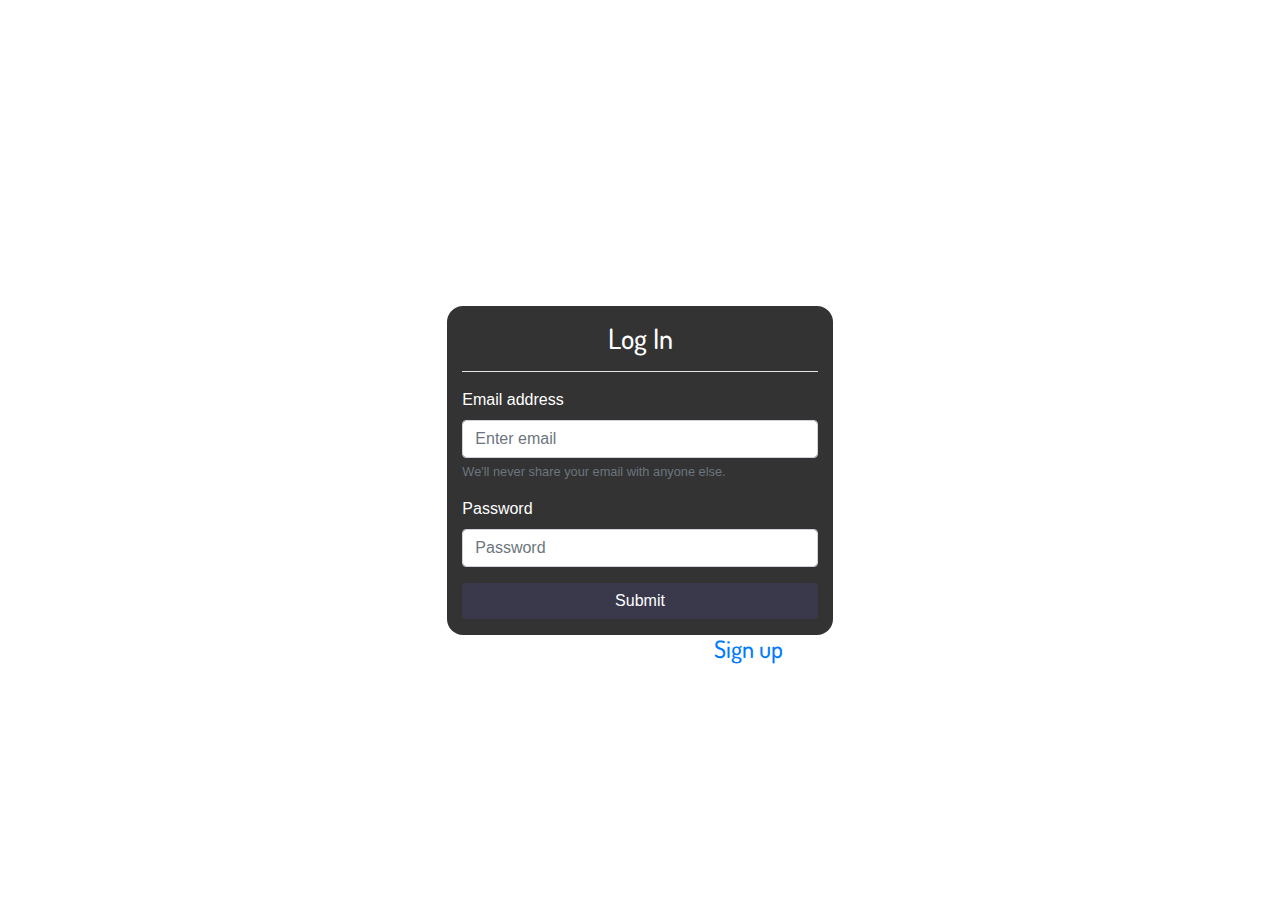
<file: Login page/index.htm>
<!doctype html>
<html>
  <head>
        <title>FreeLifers</title>
        <meta charset="utf-8">
<meta name="viewport" content="width=device-width, initial-scale=1">
        <link rel="stylesheet" href="bootstrap.min.css">
        <link rel="stylesheet" href="style.css">
        <link href="https://fonts.googleapis.com/css?family=Dosis|Pacifico" rel="stylesheet">
        

  </head>
  <body>

    <div class="jumbotron">
      <!-- <div class="row">
        <div class="col-4"></div>
        <div class="col">
          <nav class="navbar-expand-lg navbar-dark">
              <ul class="navbar-nav">
                <li class="nav-item active">
                  <a class="nav-link" href="#">Home</a>
                </li>
                <li class="nav-item">
                  <a class="nav-link" href="#">About</a>
                </li>
                <li class="nav-item">
                  <a class="nav-link" href="#">Contact</a>
                </li>
              </ul>
          </nav>
        </div>
        <div class="col-4"></div>
      </div> -->



      <div class="header container">
          <h1>FreeLifers</h1>
          <h3>Failure is not an option</h3>
      </div>
      <br>
      <br>
      <br>
      <br>
      <div class="row">
        <div class="col"></div>
        <div class="col-sm-10 col-md-7 col-lg-4">
          <!-- <div class="container">
            <h3>Sign In</h3>
            <form class="form">
              <input class="input" type="text" name="username" placeholder="Username">
              <br>
              <br>
              <input class="input" type="password" name="password" placeholder="Password">
              <br>
              <br>
              <button class="btn-lg btn-primary">Sign In</button>
            </form>
          </div> -->


          <div class="form-container container">
            <h3>Log In</h3>
            <hr>
            <form class="form">
              <div class="form-group">
                <label for="exampleInputEmail1">Email address</label>
                <input type="email" class="form-control" id="exampleInputEmail1" aria-describedby="emailHelp" placeholder="Enter email">
                <small id="emailHelp" class="form-text text-muted" style="color:white">We'll never share your email with anyone else.</small>
              </div>
              <div class="form-group">
                <label for="exampleInputPassword1">Password</label>
                <input type="password" class="form-control" id="exampleInputPassword1" placeholder="Password">
              </div>
              <button type="submit" class="btn btn-primary btn-large btn-block">Submit</button>
            </form>
          </div>
          <h4 style="text-align:center">Don't have an account? <a href="#">Sign up</a></h4>
          
         
        </div>
        <div class="col"></div>
      </div>
    
    </div>
    <script src="jquery.js"></script>
    <script src="bootstrap.min.js"></script>

  </body>
</html>
</file>
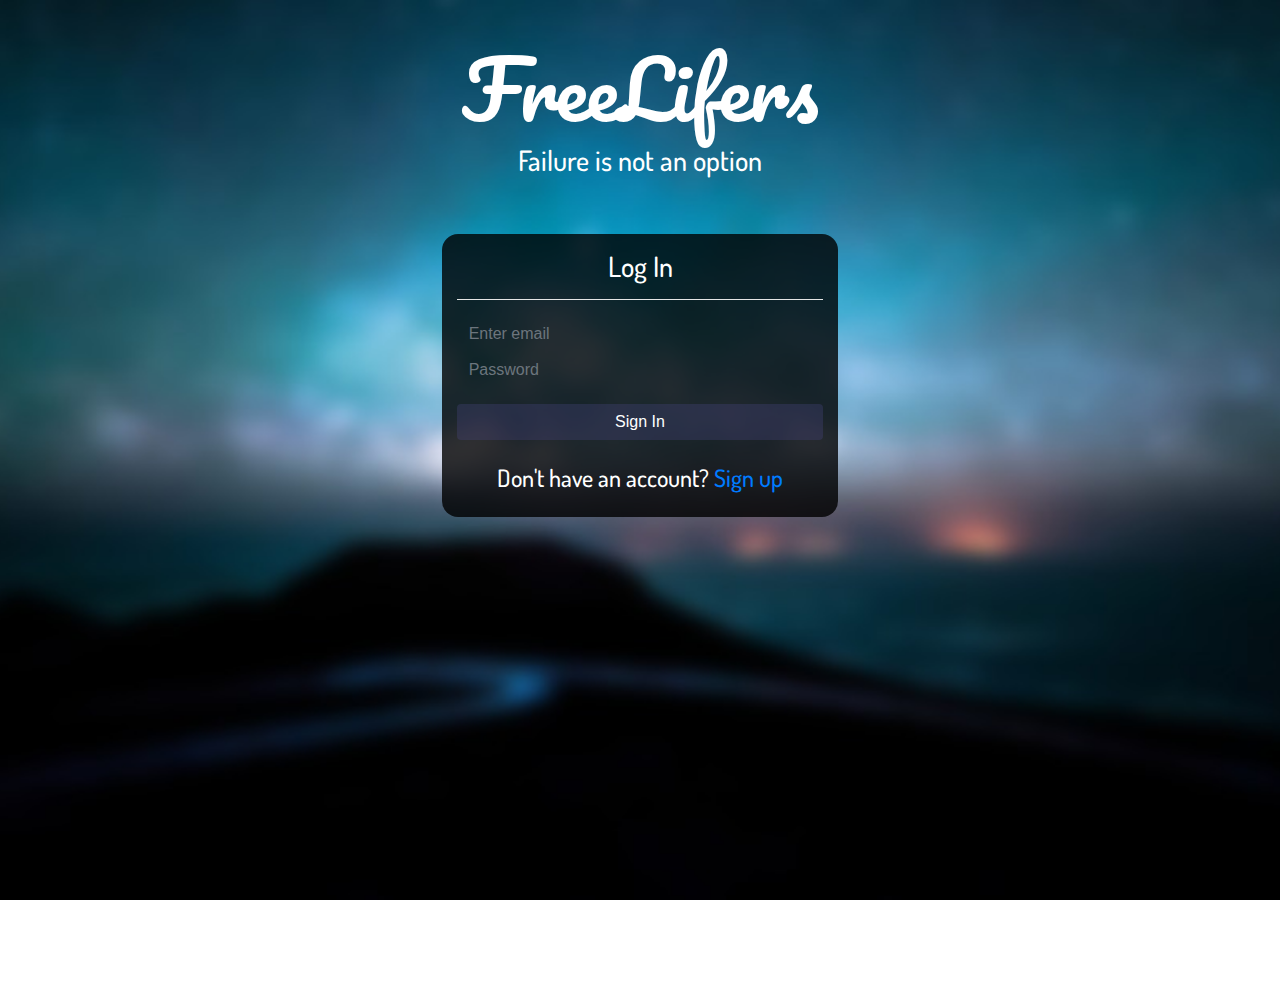
<file: Login/index.html>
<!doctype html>
<html>
  <head>
        <title>FreeLifers</title>
        <meta charset="utf-8">
        <meta name="viewport" content="width=device-width, initial-scale=0.9, maximum-scale=0.9, user-scalable=no" />
        <link rel="stylesheet" href="bootstrap.min.css">
        <link rel="stylesheet" href="style.css">
        <link href="https://fonts.googleapis.com/css?family=Dosis|Pacifico" rel="stylesheet">
        

  </head>
  <body>
    <div class="header container-fluid">
      <div class="row">
        <div class="col"></div>
        <div class="col-12 col-sm-8 col-md-6"><h1>FreeLifers</h1></div>
        <div class="col"></div>
      </div>
      <div class="row">
          <div class="col"></div>
          <div class="col-10 col-sm-8 col-md-6"><h3>Failure is not an option</h3></div>
          <div class="col"></div>
        </div>
    </div>
    <br>
    <br>
    <div class="container-fluid">
      <div class="row">
        <div class="col"></div>
        <div class="col-10 col-sm-8 col-md-6 col-lg-4">
          <div class="form-container container" id='sign-form'>
            <h3>Log In</h3>
            <hr>
            <form class="form">
              <div class="form-group">
                <input type="email" class="form-control" id="exampleInputEmail1" aria-describedby="emailHelp" placeholder="Enter email">
                <input type="password" class="form-control" id="exampleInputPassword1" placeholder="Password">
              </div>
              <button type="submit" class="btn btn-primary btn-large btn-block">Sign In</button>
            </form>
            <br>
            <h4 style="text-align:center">Don't have an account? <a href="#" onclick="signup()">Sign up</a></h4>
            <!-- <h3>Privacy Policy</h3>
            <hr>
            <div class="container ppcontainer">
                <p>This privacy policy ("Policy") describes how Website Operator ("Website Operator", "we", "us" or "our") collects, protects and uses the personally identifiable information ("Personal Information") you ("User", "you" or "your") may provide on the https://freelifers.com website and any of its products or services (collectively, "Website" or "Services"). It also describes the choices available to you regarding our use of your Personal Information and how you can access and update this information. This Policy does not apply to the practices of companies that we do not own or control, or to individuals that we do not employ or manage.
                Collection of personal information
                We receive and store any information you knowingly provide to us when you create an account, publish content, fill any online forms on the Website. When required this information may include your email address, name, or other Personal Information. You can choose not to provide us with certain information, but then you may not be able to take advantage of some of the Website's features. Users who are uncertain about what information is mandatory are welcome to contact us.
                <hr>
                <h5>Collection of non-personal information</h5>
                When you visit the Website our servers automatically record information that your browser sends. This data may include information such as your device's IP address, browser type and version, operating system type and version, language preferences or the webpage you were visiting before you came to our Website, pages of our Website that you visit, the time spent on those pages, information you search for on our Website, access times and dates, and other statistics.
                <hr>
                <h5>Managing personal information</h5>
                You are able to access, add to, update and delete certain Personal Information about you. The information you can view, update, and delete may change as the Website or Services change. When you update information, however, we may maintain a copy of the unrevised information in our records. Some information may remain in our private records after your deletion of such information from your account. We will retain and use your information as necessary to comply with our legal obligations, resolve disputes, and enforce our agreements. We may use any aggregated data derived from or incorporating your Personal Information after you update or delete it, but not in a manner that would identify you personally. Once the retention period expires, Personal Information shall be deleted. Therefore, the right to access, the right to erasure, the right to rectification and the right to data portability cannot be enforced after the expiration of the retention period.
                <hr>
                <h5>Use and processing of collected information</h5>
                Any of the information we collect from you may be used to improve our Website; run and operate our Website and Services. Non-Personal Information collected is used only to identify potential cases of abuse and establish statistical information regarding Website usage. This statistical information is not otherwise aggregated in such a way that would identify any particular user of the system.
                <hr>    
                We may process Personal Information related to you if one of the following applies: (i) You have given their consent for one or more specific purposes. Note that under some legislations we may be allowed to process information until you object to such processing (by opting out), without having to rely on consent or any other of the following legal bases below. This, however, does not apply, whenever the processing of Personal Information is subject to European data protection law; (ii) Provision of information is necessary for the performance of an agreement with you and/or for any pre-contractual obligations thereof; (ii) Processing is necessary for compliance with a legal obligation to which you are subject; (iv) Processing is related to a task that is carried out in the public interest or in the exercise of official authority vested in us; (v) Processing is necessary for the purposes of the legitimate interests pursued by us or by a third party. In any case, we will be happy to clarify the specific legal basis that applies to the processing, and in particular whether the provision of Personal Data is a statutory or contractual requirement, or a requirement necessary to enter into a contract.
                <hr>    
                <h5>Information transfer and storage</h5>
                Depending on your location, data transfers may involve transferring and storing your information in a country other than your own. You are entitled to learn about the legal basis of information transfers to a country outside the European Union or to any international organization governed by public international law or set up by two or more countries, such as the UN, and about the security measures taken by us to safeguard your information. If any such transfer takes place, you can find out more by checking the relevant sections of this document or inquire with us using the information provided in the contact section.
                <hr>    
                <h5>The rights of users</h5>
                You may exercise certain rights regarding your information processed by us. In particular, you have the right to do the following: (i) you have the right to withdraw consent where you have previously given your consent to the processing of your information; (ii) you have the right to object to the processing of your information if the processing is carried out on a legal basis other than consent; (iii) you have the right to learn if information is being processed by us, obtain disclosure regarding certain aspects of the processing and obtain a copy of the information undergoing processing; (iv) you have the right to verify the accuracy of your information and ask for it to be updated or corrected; (v) you have the right, under certain circumstances, to restrict the processing of your information, in which case, we will not process your information for any purpose other than storing it; (vi) you have the right, under certain circumstances, to obtain the erasure of your Personal Information from us; (vii) you have the right to receive your information in a structured, commonly used and machine readable format and, if technically feasible, to have it transmitted to another controller without any hindrance. This provision is applicable provided that your information is processed by automated means and that the processing is based on your consent, on a contract which you are part of or on pre-contractual obligations thereof.
                <hr>   
                <h5>The right to object to processing</h5>
                Where Personal Information is processed for a public interest, in the exercise of an official authority vested in us or for the purposes of the legitimate interests pursued by us, you may object to such processing by providing a ground related to your particular situation to justify the objection. You must know that, however, should your Personal Information be processed for direct marketing purposes, you can object to that processing at any time without providing any justification. To learn, whether we are processing Personal Information for direct marketing purposes, you may refer to the relevant sections of this document.
                <hr>    
                <h5>How to exercise these rights</h5>
                Any requests to exercise User rights can be directed to the Owner through the contact details provided in this document. These requests can be exercised free of charge and will be addressed by the Owner as early as possible and always within one month.
                <hr>   
                <h5>Privacy of children</h5>
                We do not knowingly collect any Personal Information from children under the age of 13. If you are under the age of 13, please do not submit any Personal Information through our Website or Service. We encourage parents and legal guardians to monitor their children's Internet usage and to help enforce this Policy by instructing their children never to provide Personal Information through our Website or Service without their permission. If you have reason to believe that a child under the age of 13 has provided Personal Information to us through our Website or Service, please contact us.
                <hr>   
                <h5>Cookies</h5>
                The Website uses "cookies" to help personalize your online experience. A cookie is a text file that is placed on your hard disk by a web page server. Cookies cannot be used to run programs or deliver viruses to your computer. Cookies are uniquely assigned to you, and can only be read by a web server in the domain that issued the cookie to you. We may use cookies to collect, store, and track information for statistical purposes to operate our Website and Services. You have the ability to accept or decline cookies. Most web browsers automatically accept cookies, but you can usually modify your browser setting to decline cookies if you prefer. If you choose to decline cookies, you may not be able to fully experience the features of the Website and Services.
                <hr>   
                <h5>Advertisement</h5>
                We may display online advertisements and we may share aggregated and non-identifying information about our customers that we collect through the registration process or through online surveys and promotions with certain advertisers. We do not share personally identifiable information about individual customers with advertisers. In some instances, we may use this aggregated and non-identifying information to deliver tailored advertisements to the intended audience.
                <hr>   
                <h5>Information security</h5>
                We secure information you provide on computer servers in a controlled, secure environment, protected from unauthorized access, use, or disclosure. We maintain reasonable administrative, technical, and physical safeguards in an effort to protect against unauthorized access, use, modification, and disclosure of Personal Information in its control and custody. However, no data transmission over the Internet or wireless network can be guaranteed. Therefore, while we strive to protect your Personal Information, you acknowledge that (i) there are security and privacy limitations of the Internet which are beyond our control; (ii) the security, integrity, and privacy of any and all information and data exchanged between you and our Website cannot be guaranteed; and (iii) any such information and data may be viewed or tampered with in transit by a third-party, despite best efforts.
                <hr>   
                <h5>Data breach</h5>
                In the event we become aware that the security of the Website has been compromised or users Personal Information has been disclosed to unrelated third-parties as a result of external activity, including, but not limited to, security attacks or fraud, we reserve the right to take reasonably appropriate measures, including, but not limited to, investigation and reporting, as well as notification to and cooperation with law enforcement authorities. In the event of a data breach, we will make reasonable efforts to notify affected individuals if we believe that there is a reasonable risk of harm to the user as a result of the breach or if notice is otherwise required by law. When we do we will post a notice on the Website, send you an email.
                <hr>    
                <h5>Legal disclosure</h5>
                We will disclose any information we collect, use or receive if required or permitted by law, such as to comply with a subpoena, or similar legal process, and when we believe in good faith that disclosure is necessary to protect our rights, protect your safety or the safety of others, investigate fraud, or respond to a government request.
                <hr>    
                <h5>Changes and amendments</h5>
                We reserve the right to modify this privacy policy relating to the Website or Services at any time, effective upon posting of an updated version of this Policy on the Website. When we do we will post a notification on the main page of our Website. Continued use of the Website after any such changes shall constitute your consent to such changes. Policy was created with WebsitePolicies.com
                <hr>   
                <h5>Acceptance of this policy</h5>
                You acknowledge that you have read this Policy and agree to all its terms and conditions. By using the Website or its Services you agree to be bound by this Policy. If you do not agree to abide by the terms of this Policy, you are not authorized to use or access the Website and its Services.
                <hr> 
                <h5>Contacting us</h5>
                If you have any questions about this Policy, please contact us.
                <hr> 
                This document was last updated on June 10, 2018</p>
            </div>  -->
          </div>
        </div>
        <div class="col"></div>
      </div>
    </div>
    

    <script src="jquery.js"></script>
    <script src="bootstrap.min.js"></script>
    <script src="script.js"></script>

            <!-- <h3>Sign Up</h3>
            <hr>
            <form class="form">
              <div class="form-group">
                <input type="text" class="form-control" id="exampleInputName" placeholder="Your Name">
                <div class="row">
                  <div class="col">
                    <select class="form-control" placeholder="Gender">
                      <option>Male</option>
                      <option>Female</option>
                      <option>Other</option>
                    </select>
                  </div>
                  <div class="col">
                    <input type="date" class="form-control" placeholder="Birthday">
                  </div>
                </div>
                <hr>
                <input type="email" class="form-control" id="exampleInputEmail1" aria-describedby="emailHelp" placeholder="Enter email">
                <input type="username" class="form-control"  placeholder="Enter username">
                <hr>
                <input type="password" class="form-control" id="exampleInputPassword1" placeholder="New Password">
                <input type="password" class="form-control" placeholder="Confirm Password">
                <hr>
                <input type="checkbox" class="form-control"><h5>I agree with the privacy policy</h5>
              </div>
              <button type="submit" class="btn btn-primary btn-large btn-block">Submit</button>
            </form> -->

  </body>
</html>
</file>
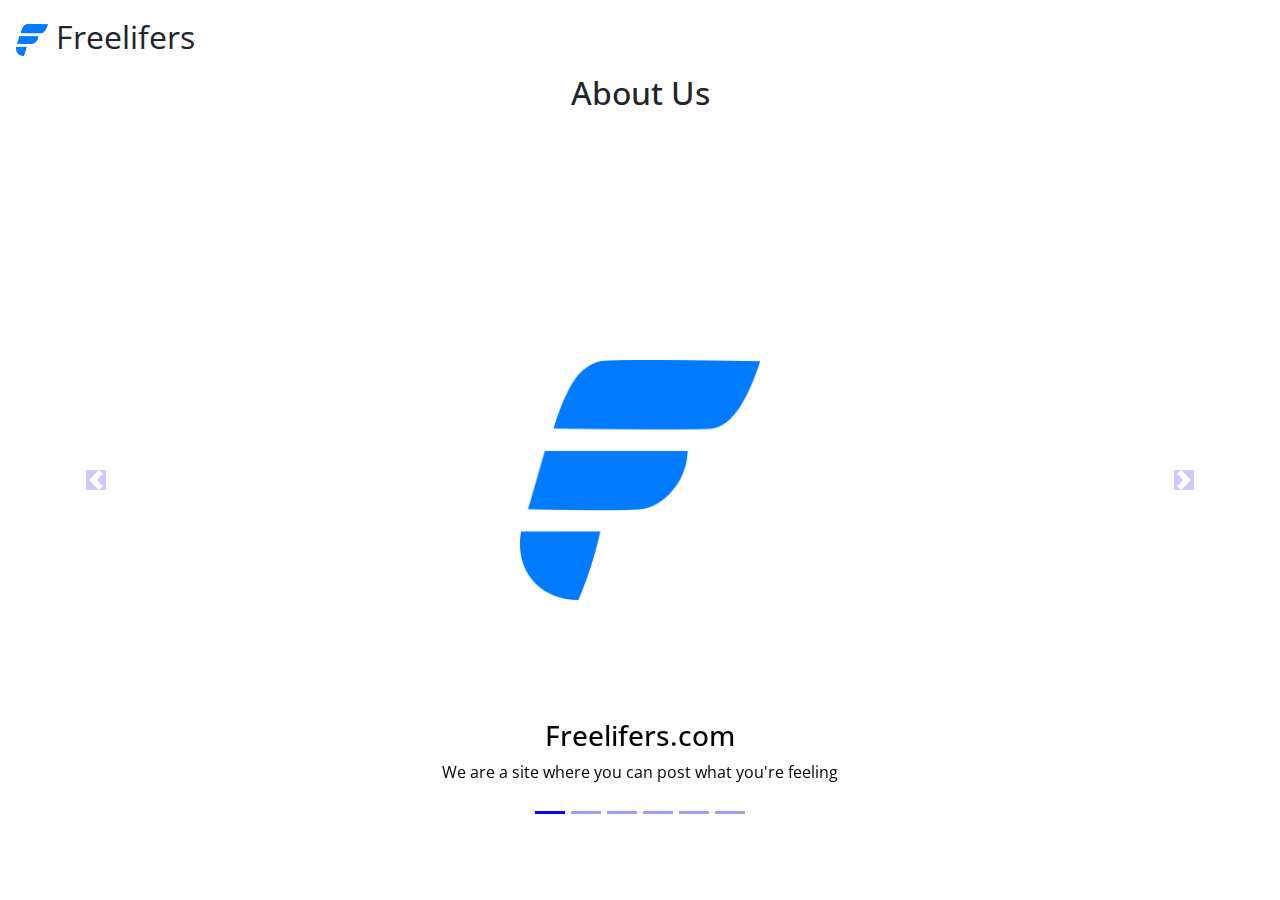
<file: Login/about/index.html>
<!doctype html>
<html>
  <head>
    
    <title>FreeLifers</title>
    <meta charset="utf-8">
    <meta name="viewport" content="width=device-width, initial-scale=0.9, maximum-scale=0.9, user-scalable=no" />
    <link rel="stylesheet" href="bootstrap.min.css">
    <link rel="stylesheet" href="style.css">
    <link href="https://fonts.googleapis.com/css?family=Open+Sans" rel="stylesheet">
        

  </head>
  <body>

    <nav class="navbar">
      <a class="navbar-brand">
        <img src="logo.png" style="height:1em;width:1em";>
        Freelifers
      </a>
    </nav>
    <header>
      <div class="container">
        <div class="row">
          <div class="col"></div>
          <div class="col-10 col-sm-8 col-md-6 col-lg-4" style="text-align:center"><h2>About Us</h2></div>
          <div class="col"></div>  
        </div>
      </div>

        
        <div id="carouselExampleIndicators" class="carousel slide" data-ride="carousel">
          <ol class="carousel-indicators primary"  >
            <li data-target="#carouselExampleIndicators" style="font-size:2em; background-color:rgba(15, 15, 206, 0.4);" data-slide-to="0" class="active"></li>
            <li data-target="#carouselExampleIndicators" style="font-size:2em; background-color:rgba(15, 15, 206, 0.4);" data-slide-to="1"></li>
            <li data-target="#carouselExampleIndicators" style="font-size:2em; background-color:rgba(15, 15, 206, 0.4);" data-slide-to="2"></li>
            <li data-target="#carouselExampleIndicators" style="font-size:2em; background-color:rgba(15, 15, 206, 0.4);" data-slide-to="3"></li>
            <li data-target="#carouselExampleIndicators" style="font-size:2em; background-color:rgba(15, 15, 206, 0.4);" data-slide-to="4"></li>
            <li data-target="#carouselExampleIndicators" style="font-size:2em; background-color:rgba(15, 15, 206, 0.4);" data-slide-to="5"></li>


          </ol>
          <div class="carousel-inner" role="listbox">
            
            <!-- Slide One -->
            <div class="carousel-item active" style="background: url('logo.png') center no-repeat; background-size: 15rem 15rem;">
              <div class="carousel-caption d-none d-md-block">
                <h3>Freelifers.com</h3>
                <p>We are a site where you can post what you're feeling</p>
              </div>
            </div>

            <!-- Slide Two -->
            <div class="carousel-item" style="background: url('https://antibullyingsoftware.com/wp-content/uploads/2014/05/brim-square.png') center no-repeat; background-size: 18rem 18rem;">
              <div class="carousel-caption d-none d-md-block">
                <h3>There for each other</h3>
                <p>A community determined to help each other</p>
              </div>
            </div>

           <!-- Slide Three -->
            <div class="carousel-item" style="background: url('https://encrypted-tbn0.gstatic.com/images?q=tbn:ANd9GcSqgi6-xnGVMgaxIRD0Awurs8vnAZJcSSqObMgPIjj3_jbVmQrG') center no-repeat; background-size: 18rem 18rem;">
              <div class="carousel-caption d-none d-md-block">
                <h3>Trolls, stay away</h3>
                <p>Moderators actively work to keep those bullies away</p>
              </div>
            </div>

           <!-- Slide Four -->
            <div class="carousel-item" style="background: url('https://www.shareicon.net/data/512x512/2017/01/24/875008_world_512x512.png') center no-repeat; background-size: 18rem 18rem;">
              <div class="carousel-caption d-none d-md-block">
                <h3>Swadeshi Product</h3>
                <p>From India, with love.</p>
              </div>
            </div>

            <!-- Slide Five -->
            <div class="carousel-item" style="background: url('http://www.burtonbridgearchers.co.uk/media/1259/privacy-policy.png') center no-repeat; background-size: 18rem 18rem; ">
              <div class="carousel-caption d-none d-md-block">
                <h3>Privacy</h3>
                <p>Don't worry, we take your privacy very seriously. Here's our detailed <a href="#">Privacy policy</a></p>
              </div>
            </div>
            
            <!--- Slide Five Set the background image for this slide in the line below -->
            <div class="carousel-item" style="background: url('https://www.shareicon.net/data/2016/08/02/805637_bug_512x512.png') center no-repeat; background-size: 18rem 18rem;">
              <div class="carousel-caption d-none d-md-block">
                <h3>HackerOne</h3>
                <p>Bounty hunting programs and a place in the Freelifers hall of fame!</p>
              </div>
            </div>
            
          </div>

          <a class="carousel-control-prev"  href="#carouselExampleIndicators" role="button" data-slide="prev">
            <span class="carousel-control-prev-icon" style="background-color:rgba(0, 0, 230, 0.4);" aria-hidden="true"></span>
            <span class="sr-only" style="font-size:2em; background-color:rgba(0, 0, 230, 0.4);">Previous</span>
          </a>
          <a class="carousel-control-next" style="color:blue;" href="#carouselExampleIndicators" role="button" data-slide="next">
            <span class="carousel-control-next-icon" aria-hidden="true" style="font-size:2em; background-color:rgba(0, 0, 230, 0.4);"></span>
            <span class="sr-only" style="font-size:2em; background-color:rgba(0, 0, 230, 0.4);" >Next</span>
          </a>
        </div>
      </header>


    <!-- <div class="container">
      <h1>About Us</h1> 
    </div> -->

    <script src="jquery.js"></script>
    <script src="bootstrap.min.js"></script>
    <!-- <script src="script1.js"></script> -->


  </body>
</html>
</file>
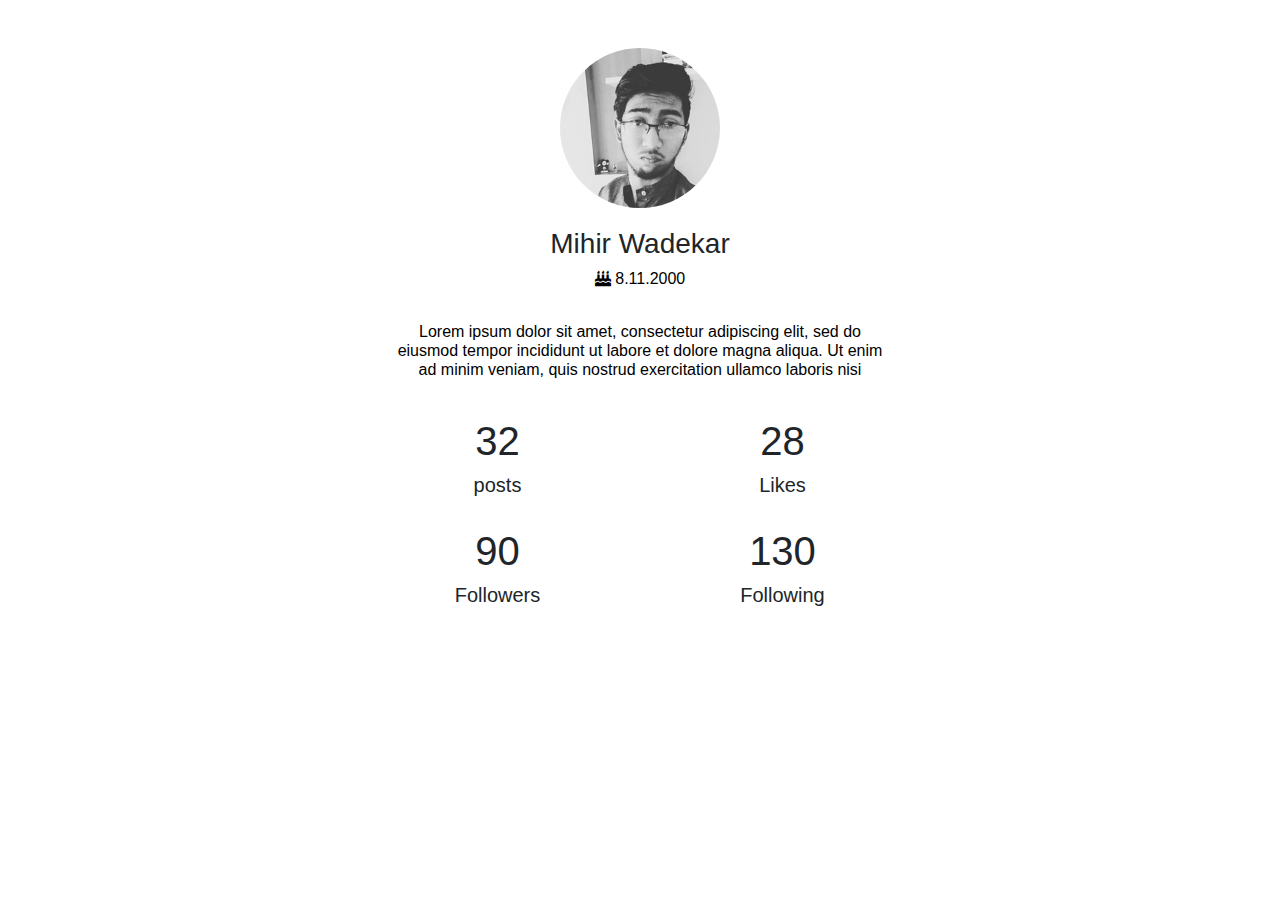
<file: Login/profile-page/index.html>
<html>
  <head>
    <title>Freelifers</title>
    <meta charset="utf-8">
    <meta name="viewport" content="width=device-width, initial-scale=0.9, maximum-scale=0.9, user-scalable=no" />
    <link rel="stylesheet" href="bootstrap.min.css">
    <link rel="stylesheet" href="style.css">
    <link href="https://fonts.googleapis.com/css?family=Open+Sans" rel="stylesheet">
    <link rel="stylesheet" href="https://cdnjs.cloudflare.com/ajax/libs/font-awesome/4.7.0/css/font-awesome.min.css">
  </head>
  <body>
    <div class="background"></div> 
    <div class="container" id="user-profile-container" style="text-align: center">
      <div class="row">
        <div class="col-1 col-sm-2 col-md-3"></div>
        
        <div class="col-10 col-sm-8 col-md-6">
          
          <div class="img-container container">
            <div class="row">
              <div class="col"></div>
              <div class="col">
                <img src="user.jpg" style="height:10em; width:10em; border-radius:10em;">
                <br>
              </div>
              <div class="col"></div>
            </div>
          </div>

          <div class="row user-info-container container" >
            <div class="col">
              <div class="box container">
                <h3>Mihir Wadekar</h3>
                <h6 style="color:black"><i class="fa fa-birthday-cake"></i> 8.11.2000</h6>
                <!-- <h6><span class="badge badge-secondary">Admin</span></h6> -->
              </div>
            </div>
          </div>

          <div class="row user-info-container" >
            <div class="col">
              <div class="box container">
                <h6 class="form-text text-muted" style="color:black !important;"><p>Lorem ipsum dolor sit amet, consectetur adipiscing elit, sed do eiusmod tempor incididunt ut labore et dolore magna aliqua. Ut enim ad minim veniam, quis nostrud exercitation ullamco laboris nisi </p>
                </h6>
              </div>
            </div>
          </div>
          <div class="row user-info-container" >
            <div class="col-6">
              <div class="box container">
                <h1>32</h1>
                <h5>posts</h5>
              </div>
            </div>
            <div class="col-6">
              <div class="box container">
                <h1>28</h1>
                <h5>Likes</h5>
              </div>
            </div>
          </div>
          <div class="row user-info-container" >
            <div class="col-6">
              <div class="box container">
                <h1>90</h1>
                <h5>Followers</h5>
              </div>
            </div>
            <div class="col-6">
              <div class="box container">
                <h1>130</h1>
                <h5>Following</h5>
              </div>
            </div>
          </div>

          <h6 style="color:white"><i class="fa fa-envelope"></i> mwadekar2000@gmail.com</h6>

        </div>

        <div class="col-1 col-sm-2 col-md-3"></div>
      </div>
    </div>

    <script src="jquery.js"></script>
    <script src="bootstrap.min.js"></script>

  </body>
</html>
</file>
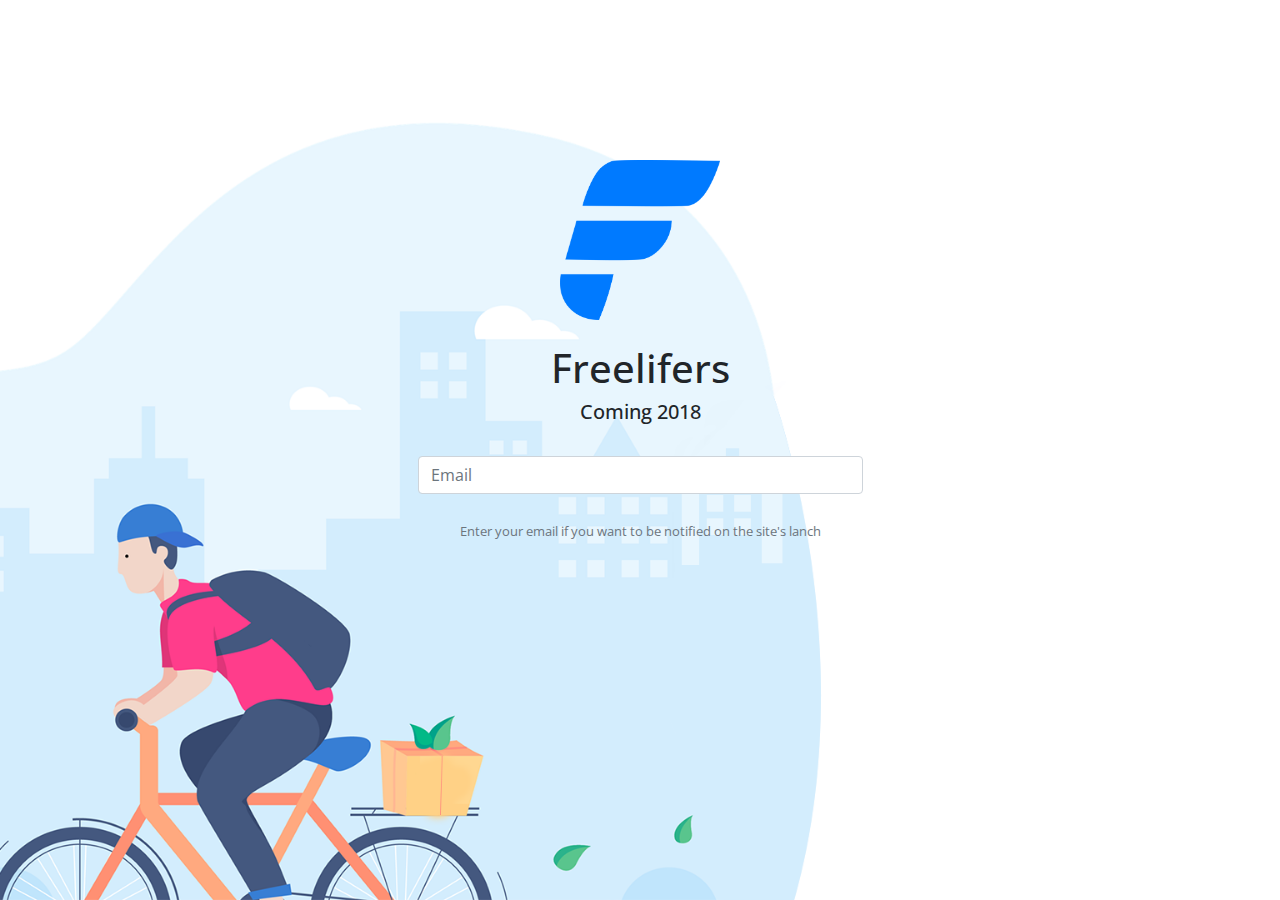
<file: Login/under-construction/index.html>
<html>
  <head>
    <title>Freelifers</title>
    <meta charset="utf-8">
    <meta name="viewport" content="width=device-width, initial-scale=0.9, maximum-scale=0.9, user-scalable=no" />
    <link rel="stylesheet" href="bootstrap.min.css">
    <link rel="stylesheet" href="style.css">
    <link href="https://fonts.googleapis.com/css?family=Open+Sans" rel="stylesheet">
  </head>
  <body>
    <div class="landing-backgroud">
      <div class="container" style="margin-top:10em;">
        <div class="row">
          <div class="col"></div>
          <div class="col-10 col-sm-8 col-md-5" style="text-align: center">
            <img src="logo.png" style="height: 10em; width:10em;">
            <br>
            <br>
            <h1>Freelifers</h1>
            <h5>Coming 2018</h5>
            <br>
            <input type="text" class="form-control" placeholder="Email">
            <br>
            <small class="form-text text-muted">Enter your email if you want to be notified on the site's lanch</small>
          </div>
          <div class="col"></div>
        </div>
      </div>
    </div>

    <script src="jquery.js"></script>
    <script src="bootstrap.min.js"></script>
  </body>
</html>
</file>
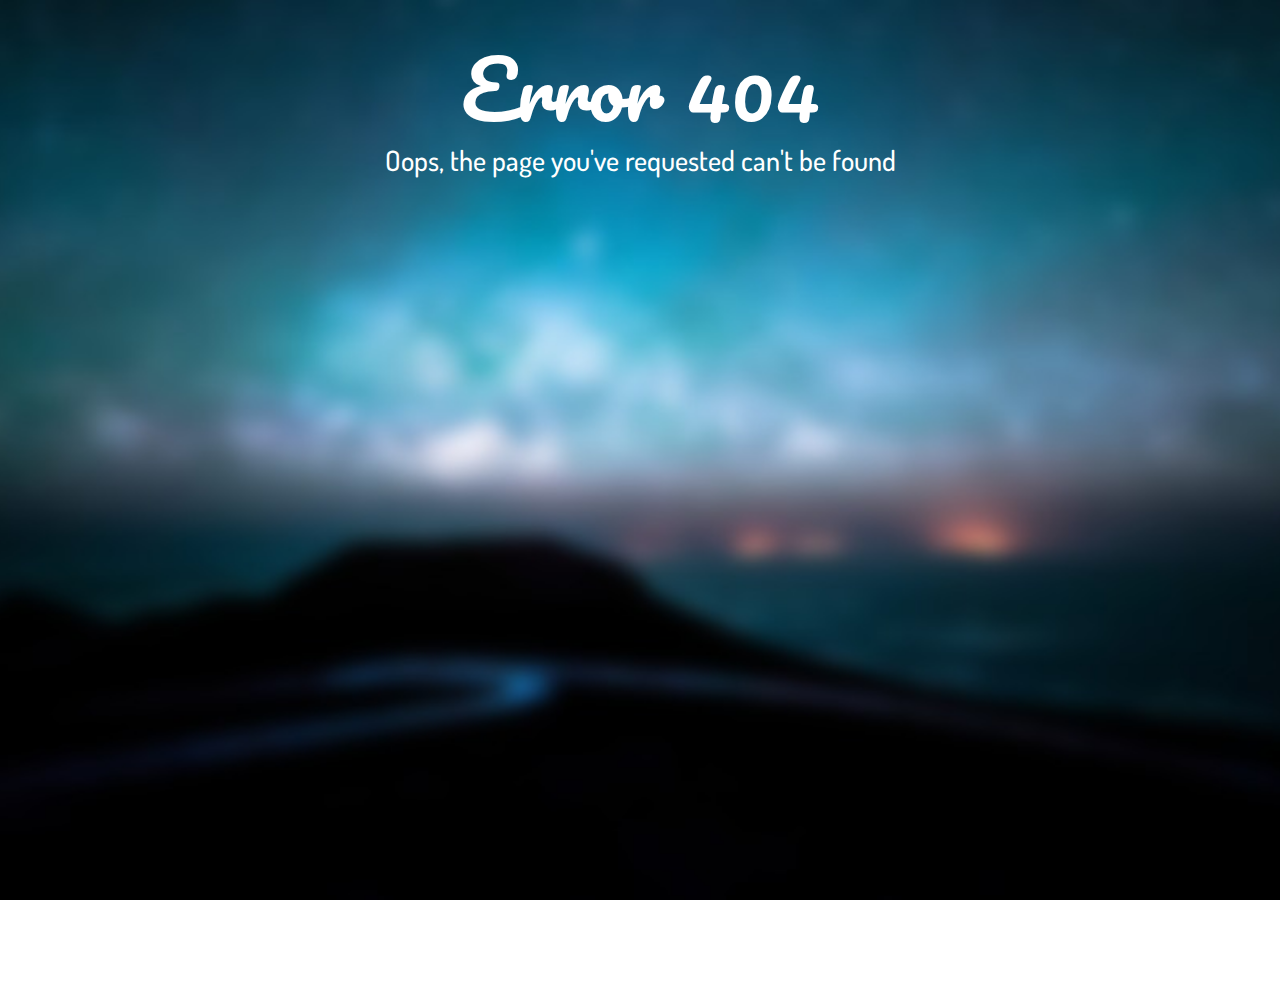
<file: Login/error404.html>
<html>
  <head>
    <title>Error 404</title>
    <meta charset="utf-8">
    <meta name="viewport" content="width=device-width, initial-scale=0.9, maximum-scale=0.9, user-scalable=no" />
    <link rel="stylesheet" href="bootstrap.min.css">
    <link rel="stylesheet" href="style.css">
    <link href="https://fonts.googleapis.com/css?family=Dosis|Pacifico" rel="stylesheet">
  </head>
  <body>
    <div class="header container-fluid">
      <div class="row">
        <div class="col"></div>
        <div class="col-12 col-sm-8 col-md-6"><h1>Error 404</h1></div>
        <div class="col"></div>
      </div>
      <div class="row">
        <div class="col"></div>
        <div class="col-10 col-sm-8 col-md-6"><h3>Oops, the page you've requested can't be found</h3></div>
        <div class="col"></div>
      </div>
    </div>
  </body>
</html>
</file>
<file: Login page/style.css>
html, body{
    height: 100%;
    width: 100%;
}

.nav-item{
    font-size: 1.75em;
    /* margin-left: 1em;
    margin-right: 1em */
}

.jumbotron{
    height: 100%;
    background: url('http://getwallpapers.com/wallpaper/full/9/1/e/168436.jpg');
    background-attachment: fixed;
    background-position: center;
    background-repeat: no-repeat;
    background-size: cover;
}

hr{
    background: white;
}

h4{
    font-family: 'Dosis', sans-serif;
    color:white;

}

.header.container{
    color: white;
    text-align: center;
}

.header h1{

    font-family: 'Pacifico', cursive;
    font-size: 5em;

}

.btn-primary{
    background-color: rgba(75, 73, 135, 0.3);
    border: none;
}

.header h3{
    font-family: 'Dosis', sans-serif;
}

.form-container h3{
    font-family: 'Dosis', sans-serif;
    text-align:center;
}

.form-container{
    border:3px 3px 3px 3px white;
    background-color: rgba(0, 0, 0, 0.8);
    width: 100%;
    color:white;
    border-radius: 1em;
    padding-top: 1em;
    padding-bottom: 1em;
}

@-ms-viewport{
    width: device-width;
}
</file>
<file: Login/style.css>
html, body{
    height:110%;
    background-color: transparent;
    min-width:100%;
}

body{
    height: 100%;
}

.nav-item{
    font-size: 1.75em;
    /* margin-left: 1em;
    margin-right: 1em */
}

#privacy{
    height:1.5em;
    width:1.5em;

}

/* body{
    background: url('bg3.jpg');
    background-position: center;
    background-repeat: no-repeat;
    background-size: cover;
} */


html {
    background: url('bg3.jpg') no-repeat center fixed;
    background-size: cover;
    /*height: 120%;*/
  }

/* .jumbotron{
    height: 110%;
    background: url('bg3.jpg');
    background-position: center;
    background-repeat: no-repeat;
    background-size: cover;
    margin-bottom:0px;
    border-radius:0px;
} */


.container.ppcontainer{
    /* height:20em; */
    overflow-y: scroll;
    overflow-x:hidden
}

.form-control{
    background-color:rgba(0, 0, 0, 0);
    color:white;
    border: none;
    outline:none;
}

.form-control:focus {
    background-color:rgba(255, 255, 255, 0.1);
    color: white;
}

hr{
    background: white;
}

h4, h5{
    font-family: 'Dosis', sans-serif;
    color:white;

}

.error404{
    color: white;
    margin-top:5em;
}

.header.container-fluid{
    color: white;
    text-align: center;
}

.header.container-fluid div.error404 h1{
    font-family: 'Dosis', sans-serif!important;
}

.header.container-fluid div.error404{
    background-color: rgba(0, 0, 0, 0.5);
    border-radius: 1em;
}


.header h1{

    font-family: 'Pacifico', cursive;
    font-size: 5em;
    margin-top:0.5em;

}

.btn-primary{
    background-color: rgba(75, 73, 135, 0.3);
    border: none;
}

.header h3{
    font-family: 'Dosis', sans-serif;
}

.form-container h3{
    font-family: 'Dosis', sans-serif;
    text-align:center;
}

.form-container{
    background-color: rgba(0, 0, 0, 0.8);
    width: 100%;
    color:white;
    border-radius: 1em;
    padding-top: 1em;
    padding-bottom: 1em;
}

@viewport{
    width: device-width;
}
.agree{
  cursor: pointer;
}
.down {
  margin-top: 5px;
}
</file>
<file: Login/about/style.css>
.navbar-brand{
    font-size:2em;
}

body{
    font-family: 'Open Sans', sans-serif;
}

.carousel-item {
    height: 80vh;
    min-height: 300px;
    background: no-repeat center center scroll;
    -webkit-background-size: cover;
    -moz-background-size: cover;
    -o-background-size: cover;
    background-size: cover;
}

.carousel-caption{
    color:black!important;
}

@media screen and (max-width: 768px) {

    .carousel-item{
        background-size:15em 15em!important;
    }
    .carousel-caption{
        display: block!important;
    }
}

@media screen and (max-width: 568px) {

    .carousel-item{
        background-size:10em 10em!important;
    }
    .carousel-caption{
        display: block!important;
    }
}

li.active{
    background-color:blue!important;
}

@viewport{
    width: device-width;
}
</file>
<file: Login/profile-page/style.css>
body{
    background: url('https://hdqwalls.com/download/minimalism-birds-mountains-trees-forest-9k-2560x1440.jpg');
    background-position: center center;
    background-repeat: no-repeat;
    background-size: cover;
    background-attachment: fixed;
}

.container{
    margin-right: auto;
    margin-left:auto;
}

#user-profile-container{
    margin-top:3em;
}

.user-info-container{
    margin-top:1em;
    margin-bottom: 1em;
}


.box.container{
    background-color:rgba(255, 255, 255, 0.5);
    border: 0.2em 0.2em 0.2em 0.2em;
    border-color: rgba(255, 255, 255, 0.5);;
    border-style: solid;
    /* position:absolute; */
    /* -webkit-backdrop-filter: blur(5px); */
}
</file>
<file: Login/under-construction/style.css>
body{
    font-family: 'Open Sans', sans-serif;
}

@viewport{
    width: device-width;
}

@media screen and (max-width: 768px) {
    #header-right{
        display: none!important;
    }

    #mobile-bottom-header{
        display:block!important;
    }
}

@media screen and (max-width: 568px) {
    #header-right{
        display: none!important;
    }

    #mobile-bottom-header{
        display:block!important;
    }
}


.landing-backgroud {
    position: absolute;
    top: 0;
    bottom: 0;
    left: 0;
    right: 0;
    height: 100%;
    background-position: center center;
    background-repeat: no-repeat;
    background-size: cover;
    background-attachment: fixed;
    background: url('landing_background.png') no-repeat center center fixed;
    -webkit-background-size: cover;
    -moz-background-size: cover;
    -o-background-size: cover;
    /* font-family: 'Ubuntu', sans-serif; */
  }
</file>
